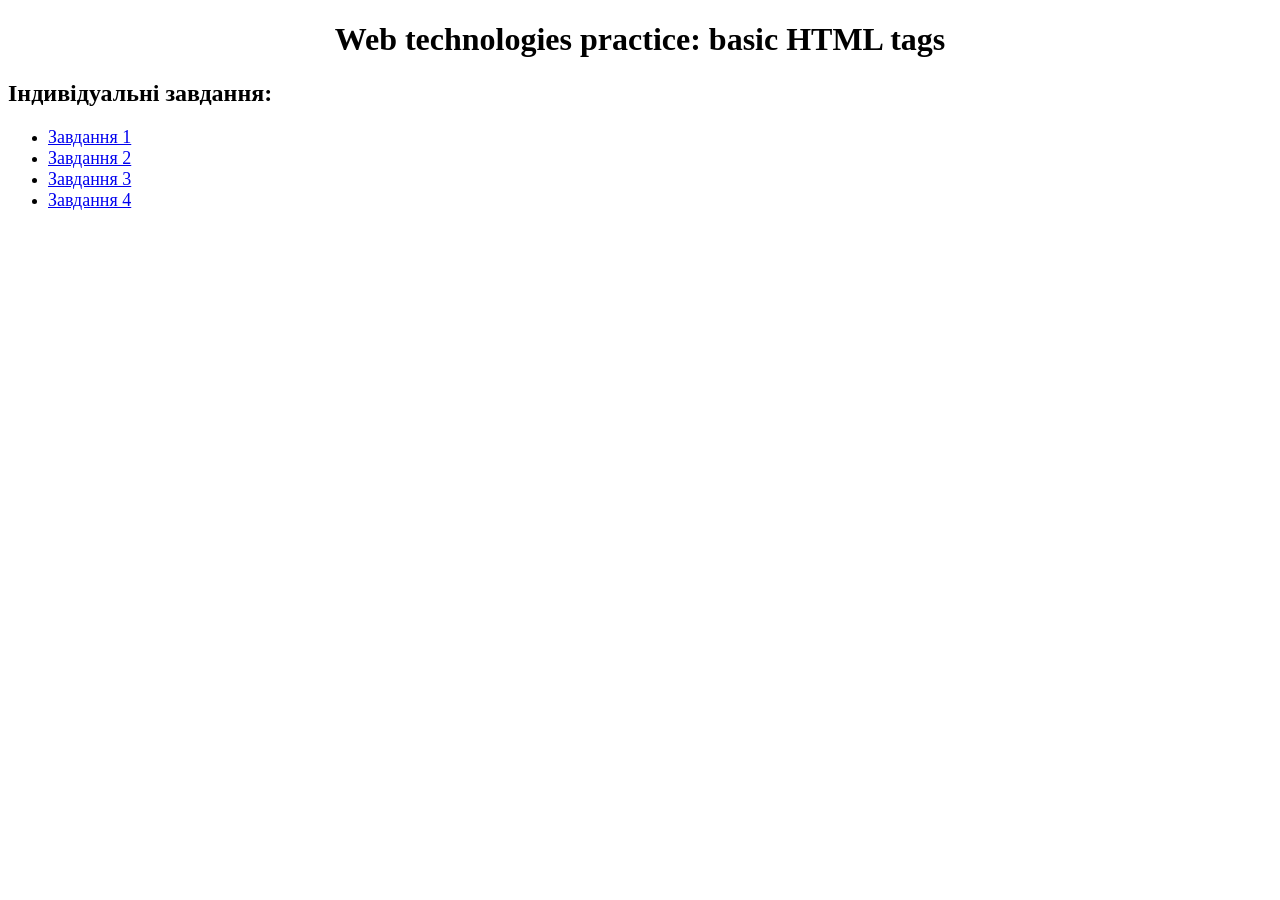
<file: laba3/index.html>
<!doctype html>
<html lang="uk">
<head>
  <meta charset="UTF-8">
  <meta name="viewport"
  content="width=device-width, user-scalable=no, initial-scale=1.0, maximum-scale=1.0, minimum-scale=1.0">
  <meta http-equiv="X-UA-Compatible" content="ie=edge">
  <title>Web technologies practice: basic HTML tags</title>
</head>
<body>
  <header>
    <h1 align="center">Web technologies practice: basic HTML tags</h1>
  </header>
  <main>
    <h2>Індивідуальні завдання:</h2>
    <ul>
      <li><font size="4"><a href="project_parts/table.html" target="_blank">Завдання 1</a></font></li>
      <li><font size="4"><a href="project_parts/schedule.html" target="_blank">Завдання 2</a></font></li>
      <li><font size="4"><a href="project_parts/questionnaire.html" target="_blank">Завдання 3</a></font></li>
      <li><font size="4"><a href="project_parts/map.html" target="_blank">Завдання 4</a></font></li>
    </ul>
  </main>
  <footer></footer>
</body>
</html>
</file>
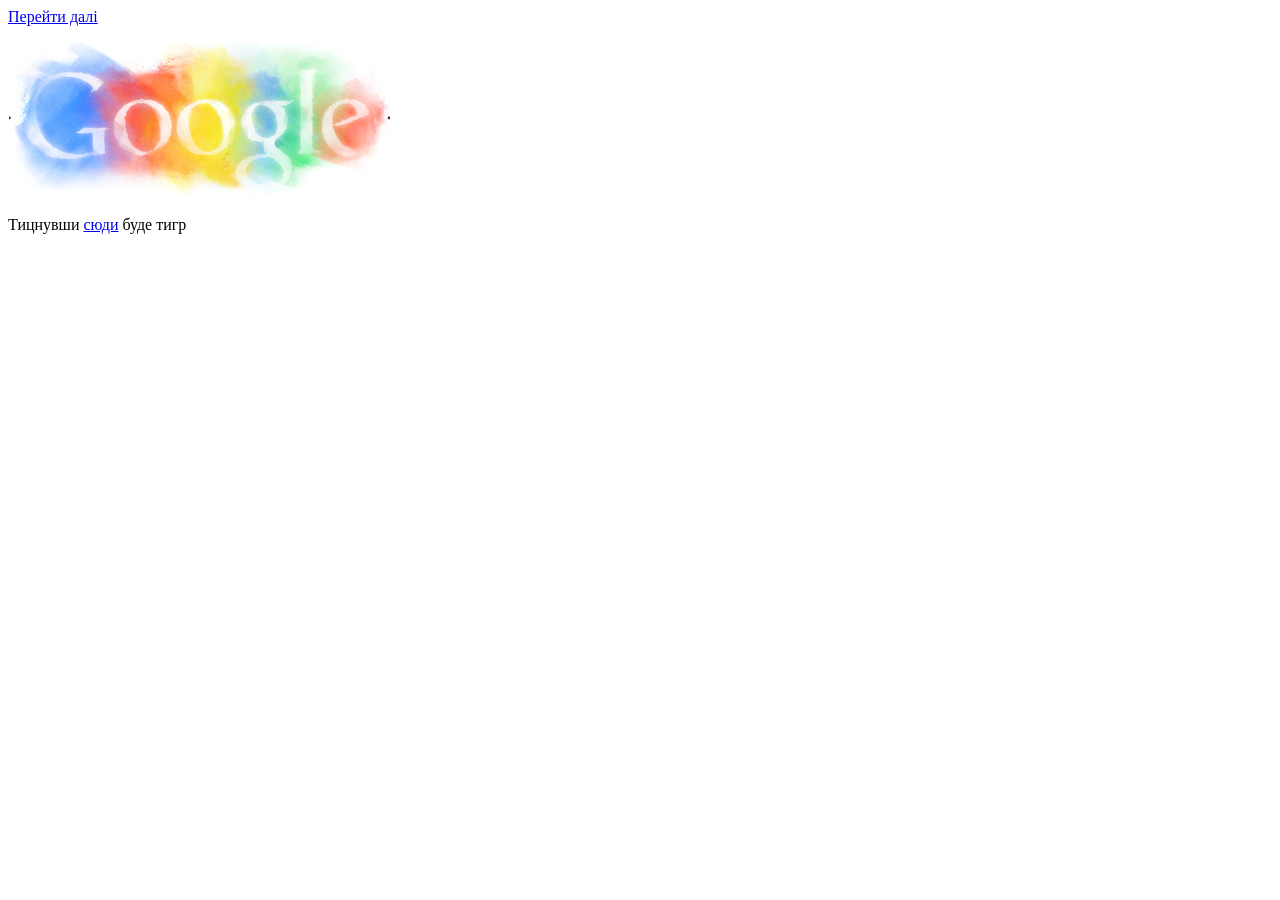
<file: lab2/lab2_3/index.html>
<!DOCTYPE html>
<html lang="en">
<head>
    <meta charset="UTF-8">
    <meta name="viewport" content="width=device-width, initial-scale=1.0">
    <title>Document</title>
</head>
<body>
     <a href="./page1.html">Перейти далі</a>
     <p><a href="https://www.google.com/?hl=ru"><img src="./google.jpg" alt=""></a></p>
     <p>Тицнувши <a href="./animals/animals1.jpg">сюди</a>  буде тигр</p>
</body>
</html>
</file>
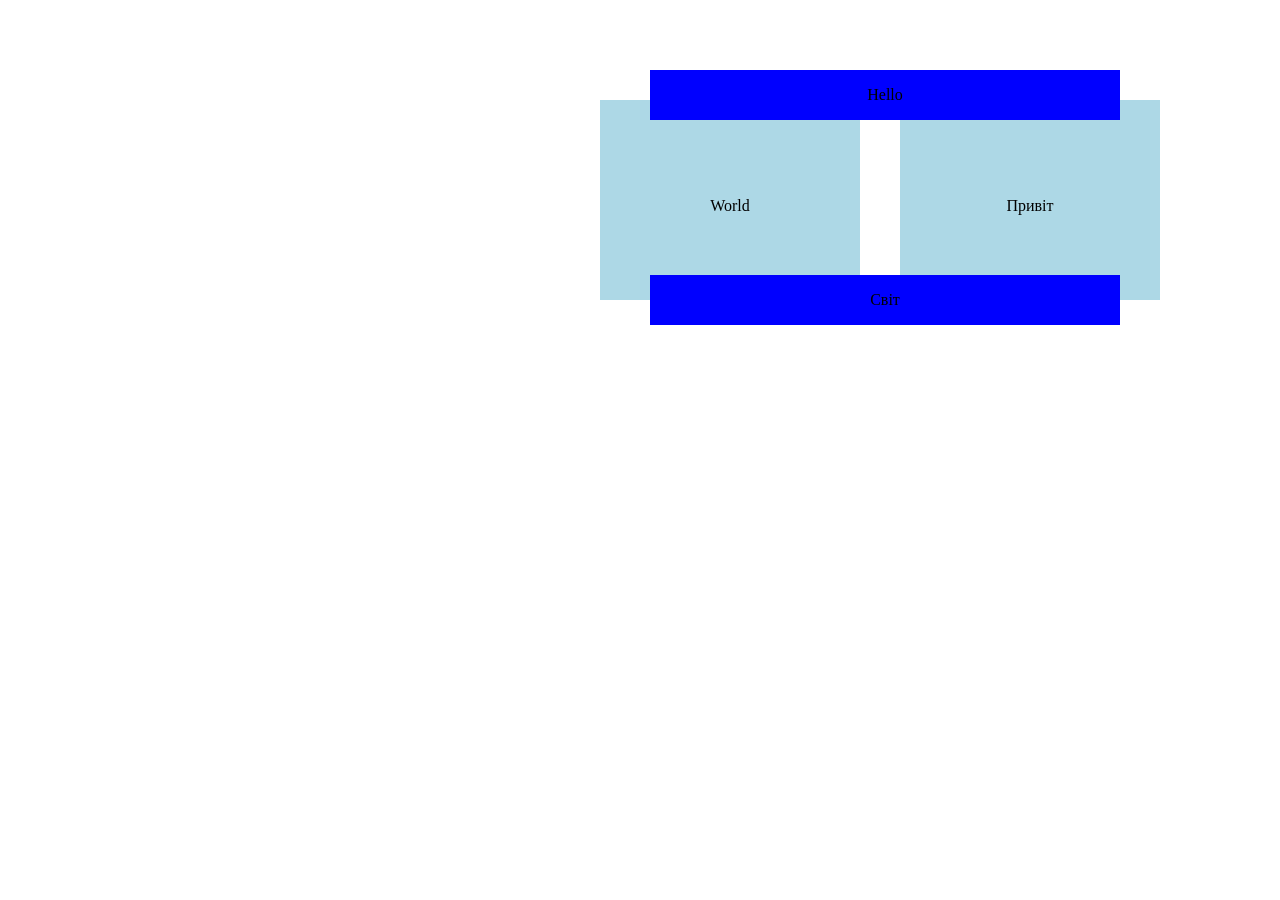
<file: lab7/lab7_1/index.html>
<!DOCTYPE html>
<html lang="en">
<head>
    <meta charset="UTF-8">
    <meta name="viewport" content="width=device-width, initial-scale=1.0">
    <link rel="stylesheet" href="style.css">
    <title>Document</title>
</head>
<body>
    <div class="first-block">
        <p>Hello</p>
    </div>
    <div class="second-block">
        <p>World</p>
    </div>
    <div class="third-block">
        <p>Привіт</p>
    </div>
    <div class="fourth-block">
        <p>Світ</p>
    </div>
</body>
</html>
</file>
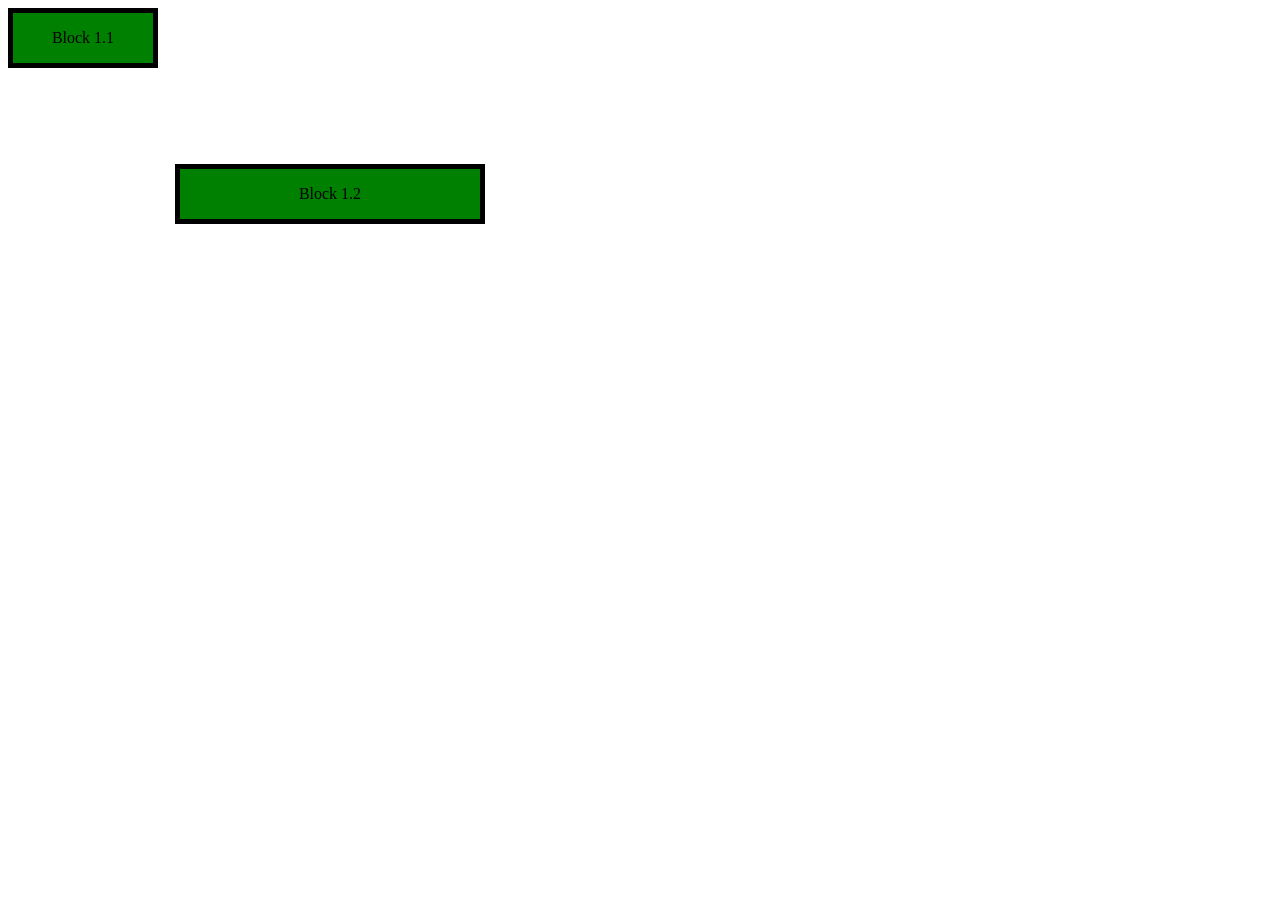
<file: lab7/lab7_2/index.html>
<!DOCTYPE html>
<html lang="en">
<head>
    <meta charset="UTF-8">
    <link rel="stylesheet" href="style.css">
    <meta name="viewport" content="width=device-width, initial-scale=1.0">
    <title>Document</title>
</head>
<body>
    <div class="block-1_1">
        <p>Block 1.1</p>
    </div>
    <div class="block-2_1">
        <p>Hello world</p>
    </div>
    <div class="block-1_2">
        <p>Block 1.2</p>
    </div>
    <div class="block-2_2">
        <p>Привіт світ</p>
    </div>
</body>
</html>
</file>
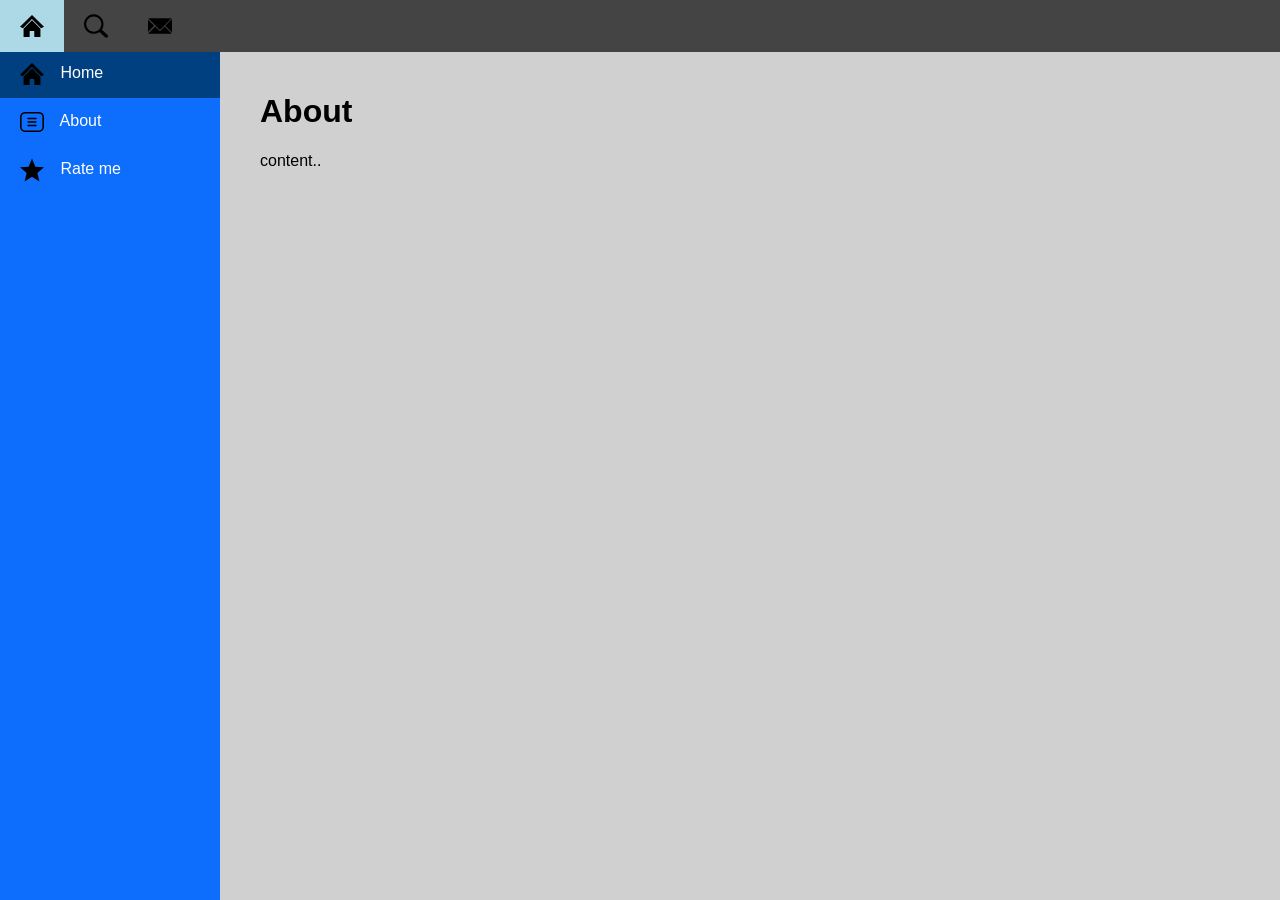
<file: lab7/lab7_4/index.html>
<!DOCTYPE html>
<html lang="uk">
  <head>
    <meta charset="UTF-8" />
    <meta name="viewport" content="width=device-width, initial-scale=1.0" />
    <title>Завдання 4</title>

    <link rel="stylesheet" href="style.css" />
  </head>

  <body>
    <nav class="navbar">
      <ul>
        <li class="active">
          <a href="#"><img src="./img/home-icon.svg" alt="home" /></a>
        </li>
        <li>
          <a href="#"><img src="./img/search-icon.svg" alt="search" /></a>
          <ul class="dropdown">
            <li><a href="#">Search by tag</a></li>
            <li><a href="#">Search by author</a></li>
            <li><a href="#">Search by date</a></li>
          </ul>
        </li>
        <li>
          <a href="#"><img src="./img/envelope-icon.svg" alt="envelope" /></a>
          <ul class="dropdown">
            <li><a href="#">Вхідні</a></li>
            <li><a href="#">Надіслані</a></li>
            <li><a href="#">Чернетки</a></li>
          </ul>
        </li>
      </ul>
    </nav>

    <div class="content">
      <h1>About</h1>
      <p>content..</p>
    </div>

    <aside class="sidebar">
      <ul>
        <li class="active">
          <a href="#"><img src="./img/home-icon.svg" alt="home" /> Home</a>
        </li>
        <li>
          <a href="#"><img src="./img/menu-bar-icon.svg" alt="about" /> About</a>
          <ul>
            <li><a href="#">Company</a></li>
            <li>
              <a href="#">History</a>
              <ul>
                <li><a href="#">Beginig</a></li>
                <li><a href="#">Розвиток</a></li>
                <li><a href="#">Company today</a></li>
              </ul>
            </li>
            <li><a href="#">Contact</a></li>
          </ul>
        </li>
        <li>
          <a href="#"
            ><img src="./img/star-full-icon.svg" alt="rate-me" />
            Rate me</a
          >
        </li>
      </ul>
    </aside>
  </body>
</html>
</file>
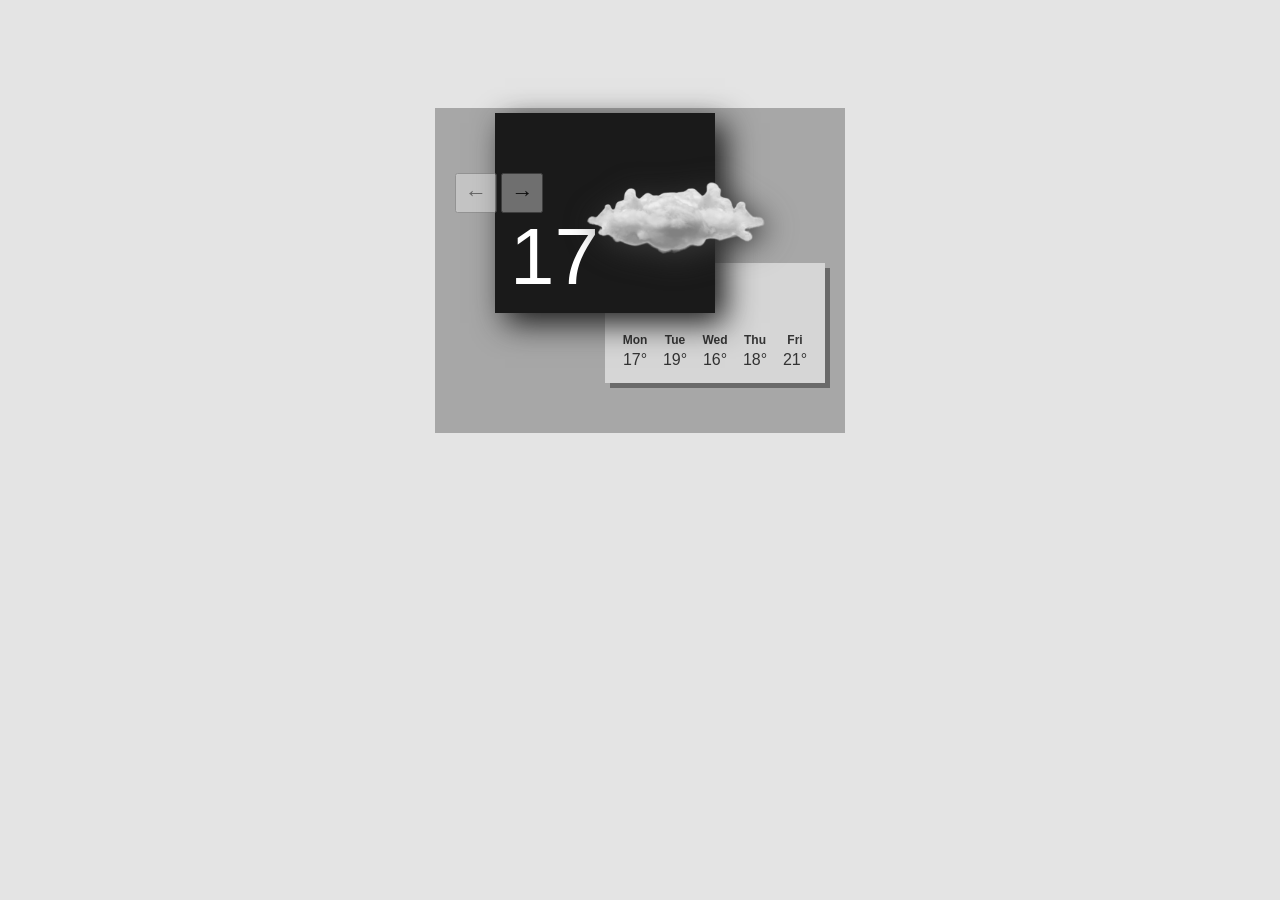
<file: lab7/lab7_5/index.html>
<!DOCTYPE html>
<html lang="uk">
  <head>
    <meta charset="UTF-8" />
    <meta name="viewport" content="width=device-width, initial-scale=1.0" />
    <title>Завдання 5</title>
    <link rel="stylesheet" href="style.css" />
  </head>
  <body>
    <div class="weather-widget">
      <div class="widget-main">
        <div class="arrow-nav">
          <button type="button">&larr;</button>
          <button type="button">&rarr;</button>
        </div>
        <div class="temperature">17</div>
      </div>
      <img src="./img/cloud-removebg-preview.png" alt="Хмарно" class="weather-icon" />
      <div class="widget-forecast">
        <ul class="forecast-list">
          <li class="forecast-day">
            <span class="day-name">Mon</span>
            <span class="day-temp">17°</span>
          </li>
          <li class="forecast-day">
            <span class="day-name">Tue</span>
            <span class="day-temp">19°</span>
          </li>
          <li class="forecast-day">
            <span class="day-name">Wed</span>
            <span class="day-temp">16°</span>
          </li>
          <li class="forecast-day">
            <span class="day-name">Thu</span>
            <span class="day-temp">18°</span>
          </li>
          <li class="forecast-day">
            <span class="day-name">Fri</span>
            <span class="day-temp">21°</span>
          </li>
        </ul>
      </div>
    </div>
  </body>
</html>
</file>
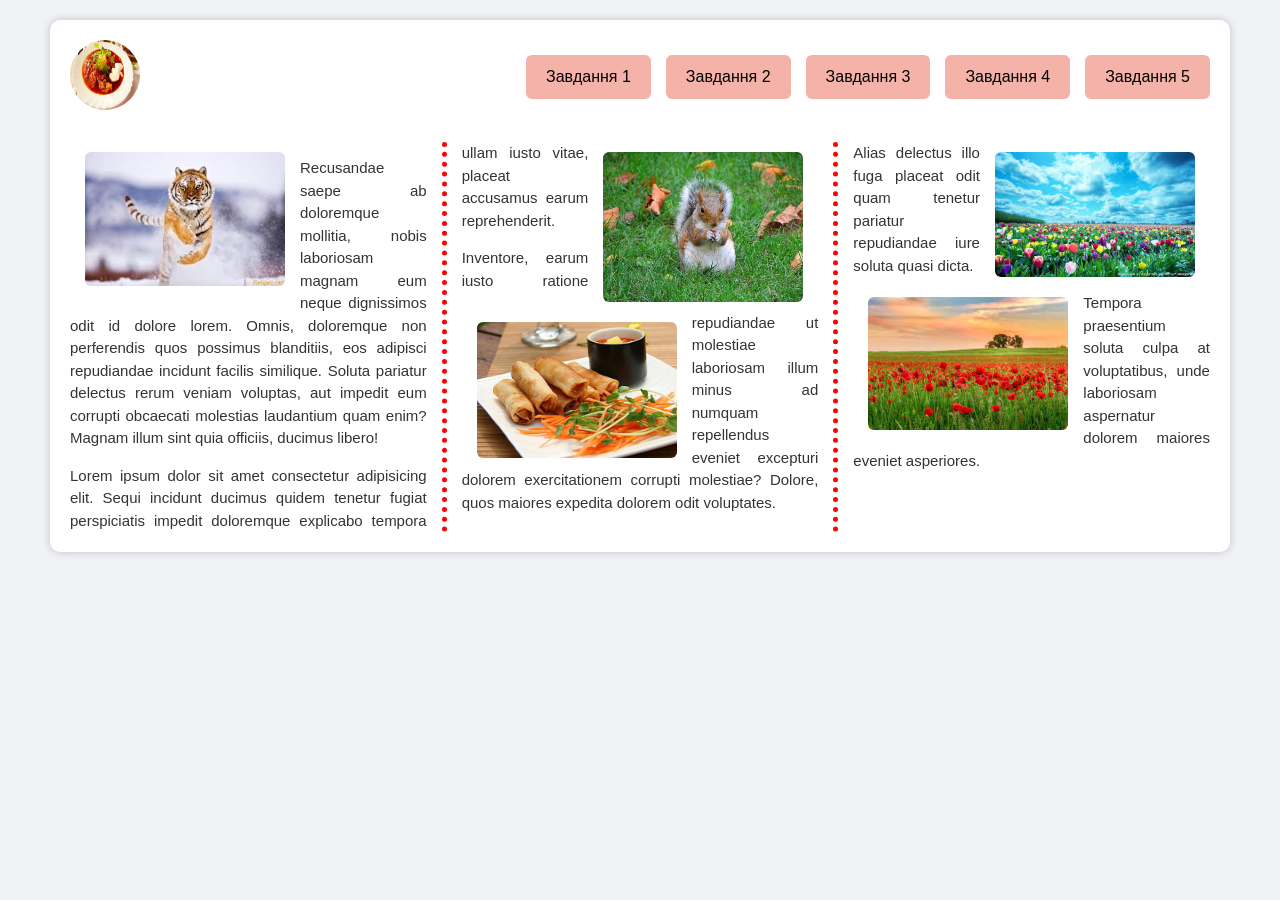
<file: laba-6/task-1/index.html>
<!DOCTYPE html>
<html lang="uk">
  <head>
    <meta charset="UTF-8" />
    <meta name="viewport" content="width=device-width, initial-scale=1.0" />
    <title>Завдання 1</title>
    <link rel="stylesheet" href="style.css" />
  </head>

  <body>
    <div class="wrapper">

      <header class="header">
        <div class="logo">
          <a href="../task-1/index.html">
            <img src="../img/logo.png" alt="Логотип" />
          </a>
        </div>

        <nav class="menu">
          <ul>
            <li><a href="../task-1/index.html">Завдання 1</a></li>
            <li><a href="../task-2/index.html">Завдання 2</a></li>
            <li><a href="../task-3/index.html">Завдання 3</a></li>
            <li><a href="../task-4/index.html">Завдання 4</a></li>
            <li><a href="../task-5/index.html">Завдання 5</a></li>
          </ul>
        </nav>
      </header>


      <main>
        <div class="column-text">
          <img src="../img/photo1.jpg" alt="Фото 1" class="float-img left" />
          <p>
            Recusandae saepe ab doloremque mollitia, nobis laboriosam magnam eum
            neque dignissimos odit id dolore lorem. Omnis, doloremque non
            perferendis quos possimus blanditiis, eos adipisci repudiandae
            incidunt facilis similique. Soluta pariatur delectus rerum veniam
            voluptas, aut impedit eum corrupti obcaecati molestias laudantium
            quam enim? Magnam illum sint quia officiis, ducimus libero!
          </p>

          <img src="../img/photo2.jpg" alt="Фото 2" class="float-img right" />
          <p>
            Lorem ipsum dolor sit amet consectetur adipisicing elit. Sequi
            incidunt ducimus quidem tenetur fugiat perspiciatis impedit
            doloremque explicabo tempora ullam iusto vitae, placeat accusamus
            earum reprehenderit.
          </p>

          <img src="../img/photo3.jpg" alt="Фото 3" class="float-img left" />
          <p>
            Inventore, earum iusto ratione repudiandae ut molestiae laboriosam
            illum minus ad numquam repellendus eveniet excepturi dolorem
            exercitationem corrupti molestiae? Dolore, quos maiores expedita
            dolorem odit voluptates.
          </p>

          <img src="../img/photo4.jpg" alt="Фото 4" class="float-img right" />
          <p>
            Alias delectus illo fuga placeat odit quam tenetur pariatur
            repudiandae iure soluta quasi dicta.
          </p>

          <img src="../img/photo5.jpg" alt="Фото 5" class="float-img left" />
          <p>
            Tempora praesentium soluta culpa at voluptatibus, unde laboriosam
            aspernatur dolorem maiores eveniet asperiores.
          </p>
        </div>
      </main>
    </div>
  </body>
</html>
</file>
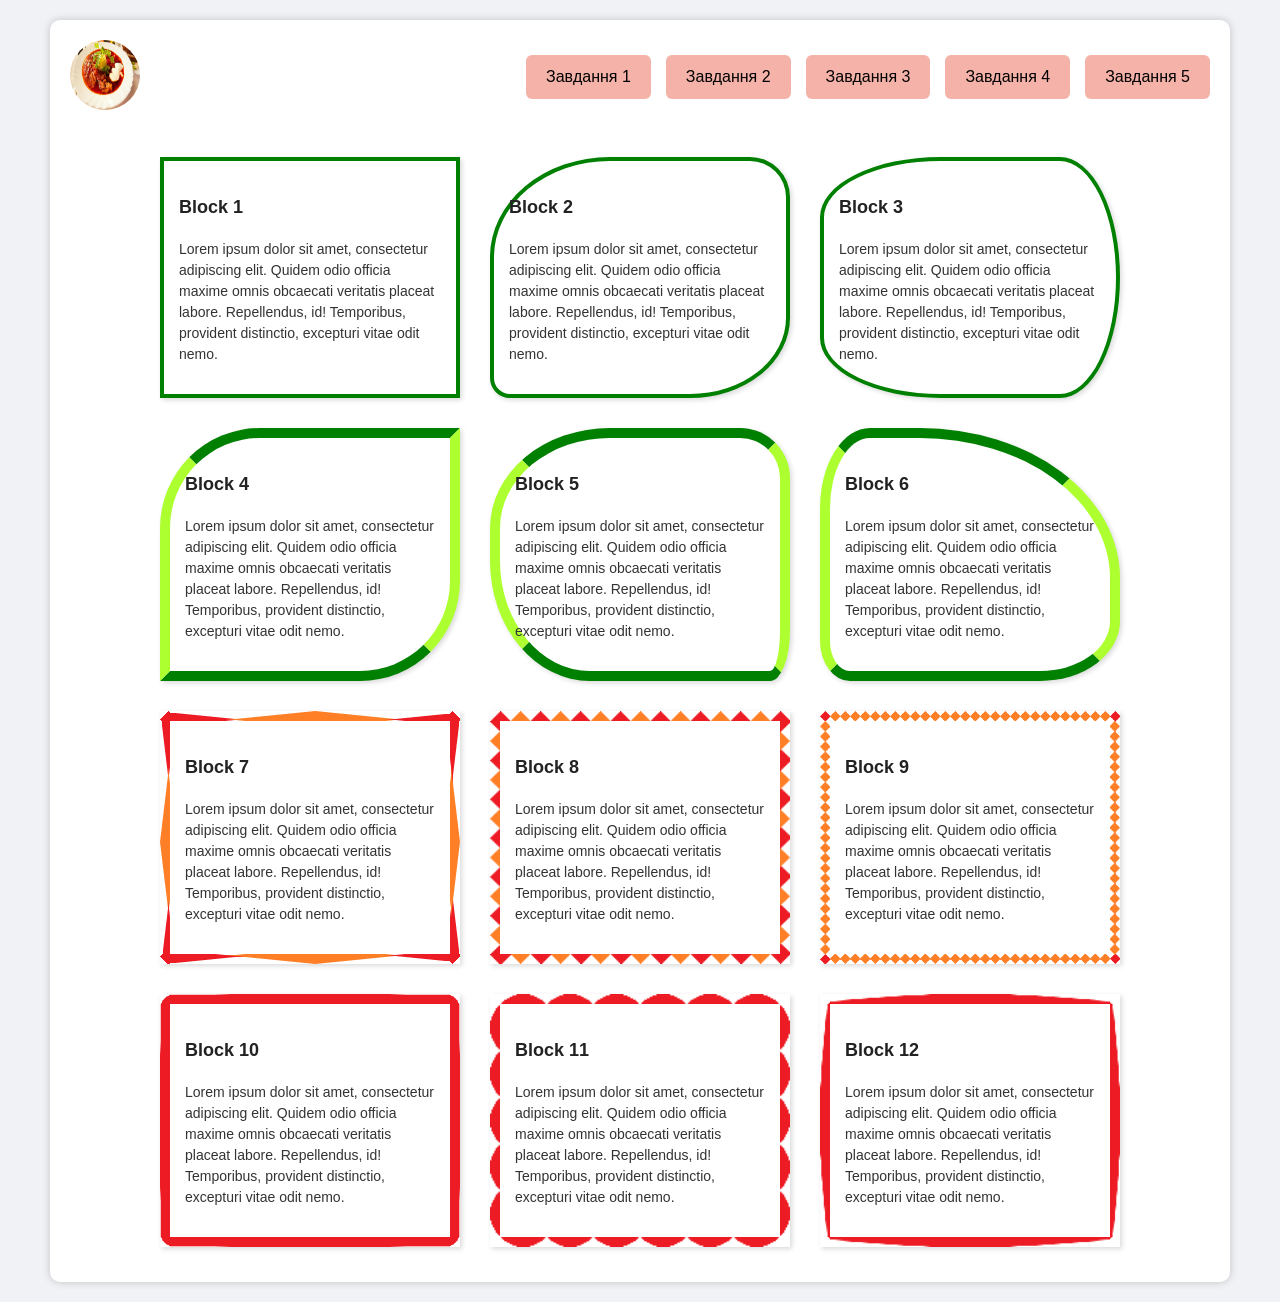
<file: laba-6/task-2/index.html>
<!DOCTYPE html>
<html lang="uk">
  <head>
    <meta charset="UTF-8" />
    <meta name="viewport" content="width=device-width, initial-scale=1.0" />
    <title>Завдання 2</title>
    <link rel="stylesheet" href="style.css" />
  </head>

  <body>
    <div class="wrapper">
      <header class="header">
        <div class="logo">
          <a href="../task-1/index.html">
            <img src="../img/logo.png" alt="Логотип" />
          </a>
        </div>

        <nav class="menu">
          <ul>
            <li><a href="../task-1/index.html">Завдання 1</a></li>
            <li><a href="../task-2/index.html">Завдання 2</a></li>
            <li><a href="../task-3/index.html">Завдання 3</a></li>
            <li><a href="../task-4/index.html">Завдання 4</a></li>
            <li><a href="../task-5/index.html">Завдання 5</a></li>
          </ul>
        </nav>
      </header>

      <main>
        <section class="blocks">
          <div class="block green radius-one">
            <h3>Block 1</h3>
            <p>
              Lorem ipsum dolor sit amet, consectetur adipiscing elit. Quidem
              odio officia maxime omnis obcaecati veritatis placeat labore.
              Repellendus, id! Temporibus, provident distinctio, excepturi vitae
              odit nemo.
            </p>
          </div>

          <div class="block green radius-two">
            <h3>Block 2</h3>
            <p>
              Lorem ipsum dolor sit amet, consectetur adipiscing elit. Quidem
              odio officia maxime omnis obcaecati veritatis placeat labore.
              Repellendus, id! Temporibus, provident distinctio, excepturi vitae
              odit nemo.
            </p>
          </div>

          <div class="block green radius-three">
            <h3>Block 3</h3>
            <p>
              Lorem ipsum dolor sit amet, consectetur adipiscing elit. Quidem
              odio officia maxime omnis obcaecati veritatis placeat labore.
              Repellendus, id! Temporibus, provident distinctio, excepturi vitae
              odit nemo.
            </p>
          </div>

          <div class="block green-big radius-four">
            <h3>Block 4</h3>
            <p>
              Lorem ipsum dolor sit amet, consectetur adipiscing elit. Quidem
              odio officia maxime omnis obcaecati veritatis placeat labore.
              Repellendus, id! Temporibus, provident distinctio, excepturi vitae
              odit nemo.
            </p>
          </div>

          <div class="block green-big radius-five">
            <h3>Block 5</h3>
            <p>
              Lorem ipsum dolor sit amet, consectetur adipiscing elit. Quidem
              odio officia maxime omnis obcaecati veritatis placeat labore.
              Repellendus, id! Temporibus, provident distinctio, excepturi vitae
              odit nemo.
            </p>
          </div>

          <div class="block green-big radius-six">
            <h3>Block 6</h3>
            <p>
              Lorem ipsum dolor sit amet, consectetur adipiscing elit. Quidem
              odio officia maxime omnis obcaecati veritatis placeat labore.
              Repellendus, id! Temporibus, provident distinctio, excepturi vitae
              odit nemo.
            </p>
          </div>

          <div class="block image-one">
            <h3>Block 7</h3>
            <p>
              Lorem ipsum dolor sit amet, consectetur adipiscing elit. Quidem
              odio officia maxime omnis obcaecati veritatis placeat labore.
              Repellendus, id! Temporibus, provident distinctio, excepturi vitae
              odit nemo.
            </p>
          </div>

          <div class="block image-two">
            <h3>Block 8</h3>
            <p>
              Lorem ipsum dolor sit amet, consectetur adipiscing elit. Quidem
              odio officia maxime omnis obcaecati veritatis placeat labore.
              Repellendus, id! Temporibus, provident distinctio, excepturi vitae
              odit nemo.
            </p>
          </div>

          <div class="block image-three">
            <h3>Block 9</h3>
            <p>
              Lorem ipsum dolor sit amet, consectetur adipiscing elit. Quidem
              odio officia maxime omnis obcaecati veritatis placeat labore.
              Repellendus, id! Temporibus, provident distinctio, excepturi vitae
              odit nemo.
            </p>
          </div>

          <div class="block image-four">
            <h3>Block 10</h3>
            <p>
              Lorem ipsum dolor sit amet, consectetur adipiscing elit. Quidem
              odio officia maxime omnis obcaecati veritatis placeat labore.
              Repellendus, id! Temporibus, provident distinctio, excepturi vitae
              odit nemo.
            </p>
          </div>

          <div class="block image-five">
            <h3>Block 11</h3>
            <p>
              Lorem ipsum dolor sit amet, consectetur adipiscing elit. Quidem
              odio officia maxime omnis obcaecati veritatis placeat labore.
              Repellendus, id! Temporibus, provident distinctio, excepturi vitae
              odit nemo.
            </p>
          </div>

          <div class="block image-six">
            <h3>Block 12</h3>
            <p>
              Lorem ipsum dolor sit amet, consectetur adipiscing elit. Quidem
              odio officia maxime omnis obcaecati veritatis placeat labore.
              Repellendus, id! Temporibus, provident distinctio, excepturi vitae
              odit nemo.
            </p>
          </div>
        </section>
      </main>
    </div>
  </body>
</html>
</file>
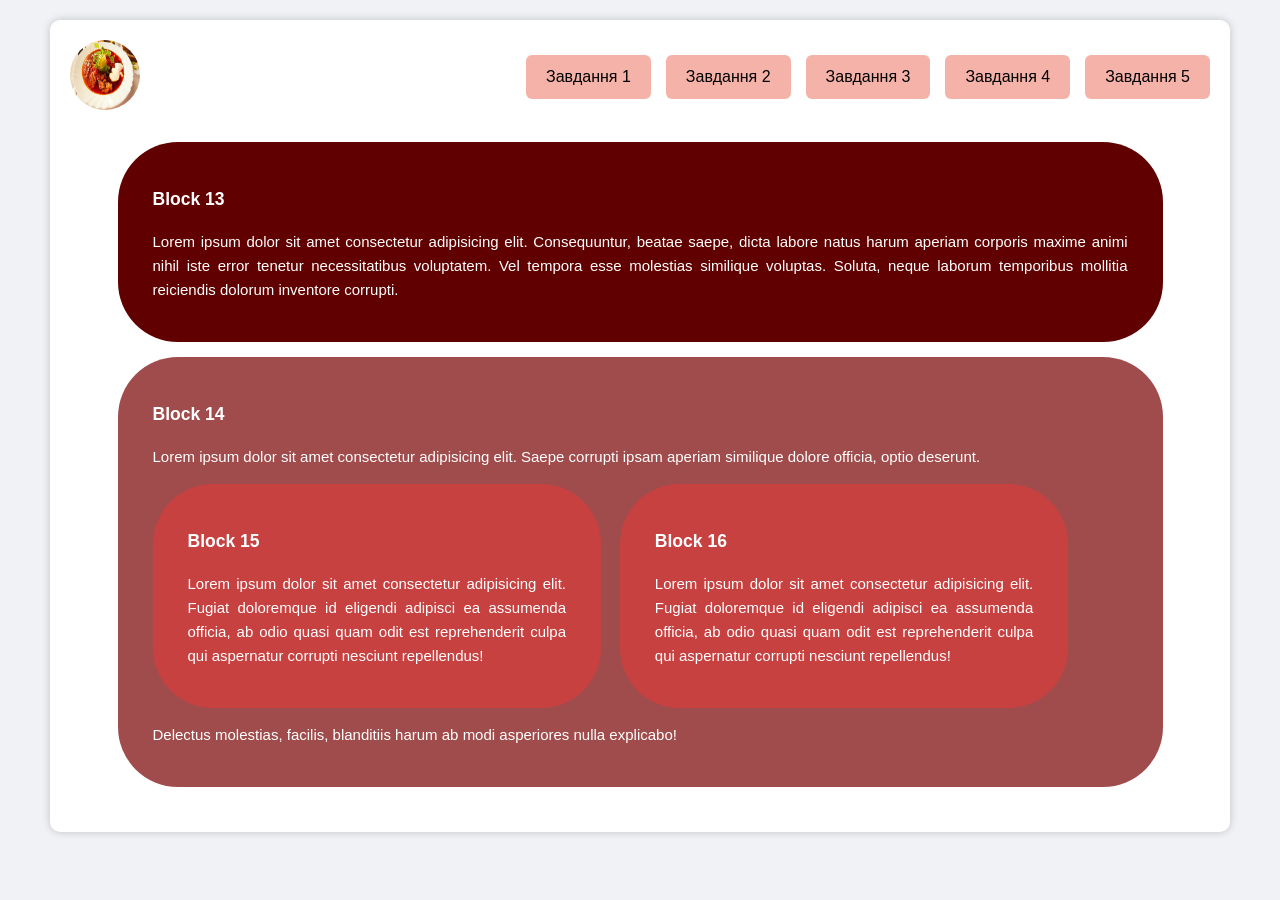
<file: laba-6/task-3/index.html>
<!DOCTYPE html>
<html lang="uk">
  <head>
    <meta charset="UTF-8" />
    <meta name="viewport" content="width=device-width, initial-scale=1.0" />
    <title>Завдання 3</title>
    <link rel="stylesheet" href="style.css" />
  </head>

  <body>
    <div class="wrapper">

      <header class="header">
        <div class="logo">
          <a href="../task-1/index.html">
            <img src="../img/logo.png" alt="Логотип" />
          </a>
        </div>

        <nav class="menu">
          <ul>
            <li><a href="../task-1/index.html">Завдання 1</a></li>
            <li><a href="../task-2/index.html">Завдання 2</a></li>
            <li><a href="../task-3/index.html">Завдання 3</a></li>
            <li><a href="../task-4/index.html">Завдання 4</a></li>
            <li><a href="../task-5/index.html">Завдання 5</a></li>
          </ul>
        </nav>
      </header>

      <main>
        <section class="blocks">
          <div class="block block-one">
            <h3>Block 13</h3>
            <p>
              Lorem ipsum dolor sit amet consectetur adipisicing elit.
              Consequuntur, beatae saepe, dicta labore natus harum aperiam
              corporis maxime animi nihil iste error tenetur necessitatibus
              voluptatem. Vel tempora esse molestias similique voluptas. Soluta,
              neque laborum temporibus mollitia reiciendis dolorum inventore
              corrupti.
            </p>
          </div>

          <div class="block block-two">
            <h3>Block 14</h3>
            <p>
              Lorem ipsum dolor sit amet consectetur adipisicing elit. Saepe
              corrupti ipsam aperiam similique dolore officia, optio deserunt.
            </p>
            <div class="block block-three">
              <h3>Block 15</h3>
              <p>
                Lorem ipsum dolor sit amet consectetur adipisicing elit. Fugiat
                doloremque id eligendi adipisci ea assumenda officia, ab odio
                quasi quam odit est reprehenderit culpa qui aspernatur corrupti
                nesciunt repellendus!
              </p>
            </div>

            <div class="block block-three">
              <h3>Block 16</h3>
              <p>
                Lorem ipsum dolor sit amet consectetur adipisicing elit. Fugiat
                doloremque id eligendi adipisci ea assumenda officia, ab odio
                quasi quam odit est reprehenderit culpa qui aspernatur corrupti
                nesciunt repellendus!
              </p>
            </div>
            <p>
              Delectus molestias, facilis, blanditiis harum ab modi asperiores
              nulla explicabo!
            </p>
          </div>
        </section>
      </main>
    </div>
  </body>
</html>
</file>
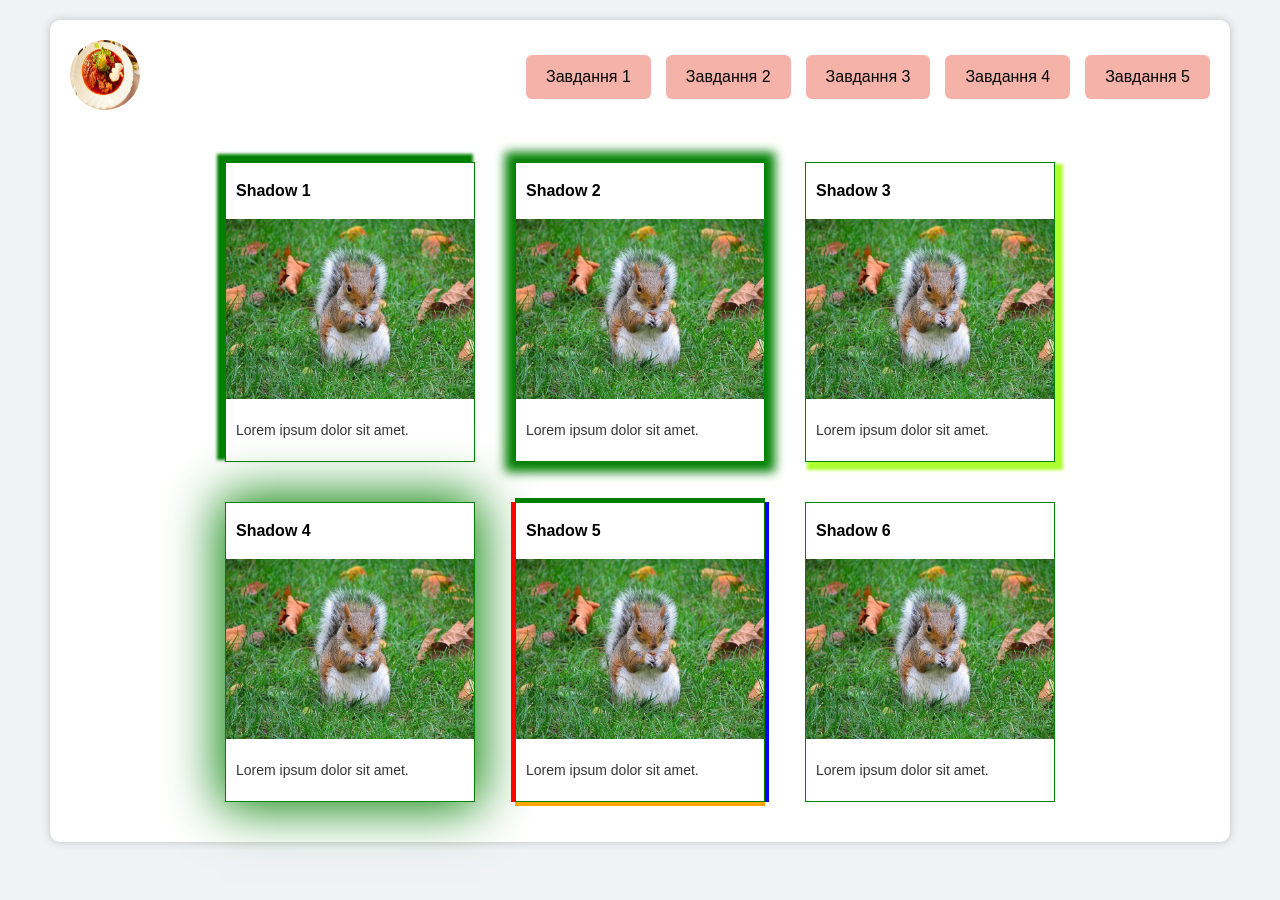
<file: laba-6/task-4/index.html>
<!DOCTYPE html>
<html lang="uk">
  <head>
    <meta charset="UTF-8" />
    <meta name="viewport" content="width=device-width, initial-scale=1.0" />
    <title>Завдання 4</title>
    <link rel="stylesheet" href="style.css" />
  </head>

  <body>
    <div class="wrapper">
      <header class="header">
        <div class="logo">
          <a href="../task-1/index.html">
            <img src="../img/logo.png" alt="Логотип" />
          </a>
        </div>

        <nav class="menu">
          <ul>
            <li><a href="../task-1/index.html">Завдання 1</a></li>
            <li><a href="../task-2/index.html">Завдання 2</a></li>
            <li><a href="../task-3/index.html">Завдання 3</a></li>
            <li><a href="../task-4/index.html">Завдання 4</a></li>
            <li><a href="../task-5/index.html">Завдання 5</a></li>
          </ul>
        </nav>
      </header>

      <main>
        <section class="shadows">
          <div class="shadow shadow-one">
            <h3>Shadow 1</h3>
            <img src="../img/photo2.jpg" alt="seal" />
            <p>Lorem ipsum dolor sit amet.</p>
          </div>

          <div class="shadow shadow-two">
            <h3>Shadow 2</h3>
            <img src="../img/photo2.jpg" alt="seal" />
            <p>Lorem ipsum dolor sit amet.</p>
          </div>

          <div class="shadow shadow-three">
            <h3>Shadow 3</h3>
            <img src="../img/photo2.jpg" alt="seal" />
            <p>Lorem ipsum dolor sit amet.</p>
          </div>

          <div class="shadow shadow-four">
            <h3>Shadow 4</h3>
            <img src="../img/photo2.jpg" alt="seal" />
            <p>Lorem ipsum dolor sit amet.</p>
          </div>

          <div class="shadow shadow-five">
            <h3>Shadow 5</h3>
            <img src="../img/photo2.jpg" alt="seal" />
            <p>Lorem ipsum dolor sit amet.</p>
          </div>

          <div class="shadow shadow6">
            <h3>Shadow 6</h3>
            <img src="../img/photo2.jpg" alt="seal" />
            <p>Lorem ipsum dolor sit amet.</p>
          </div>
        </section>
      </main>
    </div>
  </body>
</html>
</file>
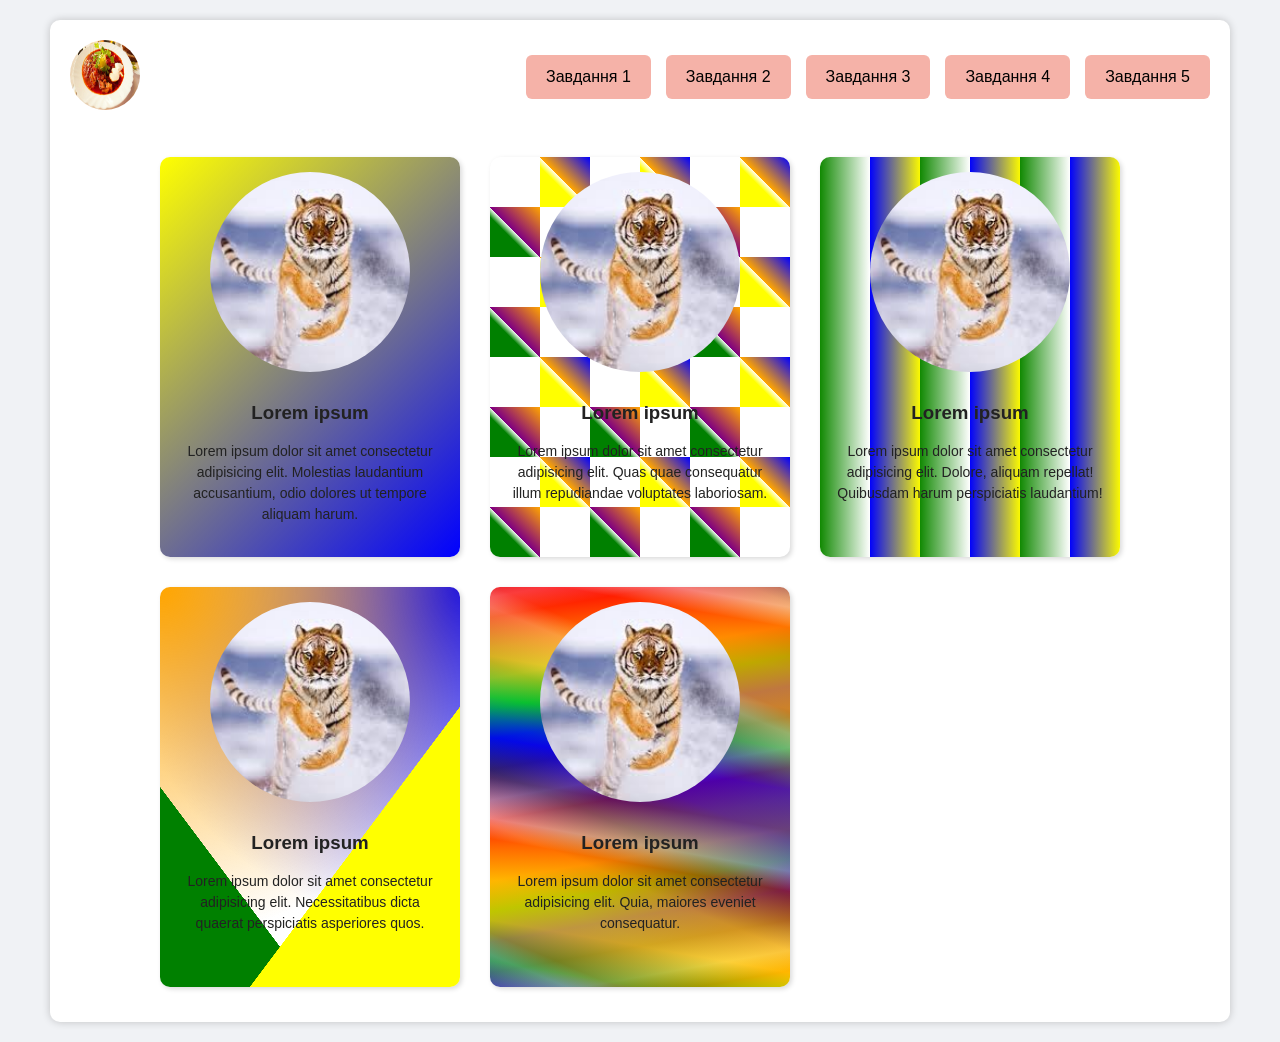
<file: laba-6/task-5/index.html>
<!DOCTYPE html>
<html lang="uk">
  <head>
    <meta charset="UTF-8" />
    <meta name="viewport" content="width=device-width, initial-scale=1.0" />
    <title>Завдання 5</title>
    <link rel="stylesheet" href="style.css" />
  </head>

  <body>
    <div class="wrapper">
      <header class="header">
        <div class="logo">
          <a href="../task-1/index.html">
            <img src="../img/logo.png" alt="Логотип" />
          </a>
        </div>

        <nav class="menu">
          <ul>
            <li><a href="../task-1/index.html">Завдання 1</a></li>
            <li><a href="../task-2/index.html">Завдання 2</a></li>
            <li><a href="../task-3/index.html">Завдання 3</a></li>
            <li><a href="../task-4/index.html">Завдання 4</a></li>
            <li><a href="../task-5/index.html">Завдання 5</a></li>
          </ul>
        </nav>
      </header>

      <main>
        <section class="gradients">
          <div class="block grad-one">
            <img src="../img/photo1.jpg" alt="photo" />
            <h3>Lorem ipsum</h3>
            <p>
              Lorem ipsum dolor sit amet consectetur adipisicing elit. Molestias
              laudantium accusantium, odio dolores ut tempore aliquam harum.
            </p>
          </div>

          <div class="block grad-two">
            <img src="../img/photo1.jpg" alt="photo" />
            <h3>Lorem ipsum</h3>
            <p>
              Lorem ipsum dolor sit amet consectetur adipisicing elit. Quas quae
              consequatur illum repudiandae voluptates laboriosam.
            </p>
          </div>

          <div class="block grad-three">
            <img src="../img/photo1.jpg" alt="photo" />
            <h3>Lorem ipsum</h3>
            <p>
              Lorem ipsum dolor sit amet consectetur adipisicing elit. Dolore,
              aliquam repellat! Quibusdam harum perspiciatis laudantium!
            </p>
          </div>

          <div class="block grad-four">
            <img src="../img/photo1.jpg" alt="photo" />
            <h3>Lorem ipsum</h3>
            <p>
              Lorem ipsum dolor sit amet consectetur adipisicing elit.
              Necessitatibus dicta quaerat perspiciatis asperiores quos.
            </p>
          </div>

          <div class="block grad-five">
            <img src="../img/photo1.jpg" alt="photo" />
            <h3>Lorem ipsum</h3>
            <p>
              Lorem ipsum dolor sit amet consectetur adipisicing elit. Quia,
              maiores eveniet consequatur.
            </p>
          </div>
        </section>
      </main>
    </div>
  </body>
</html>
</file>
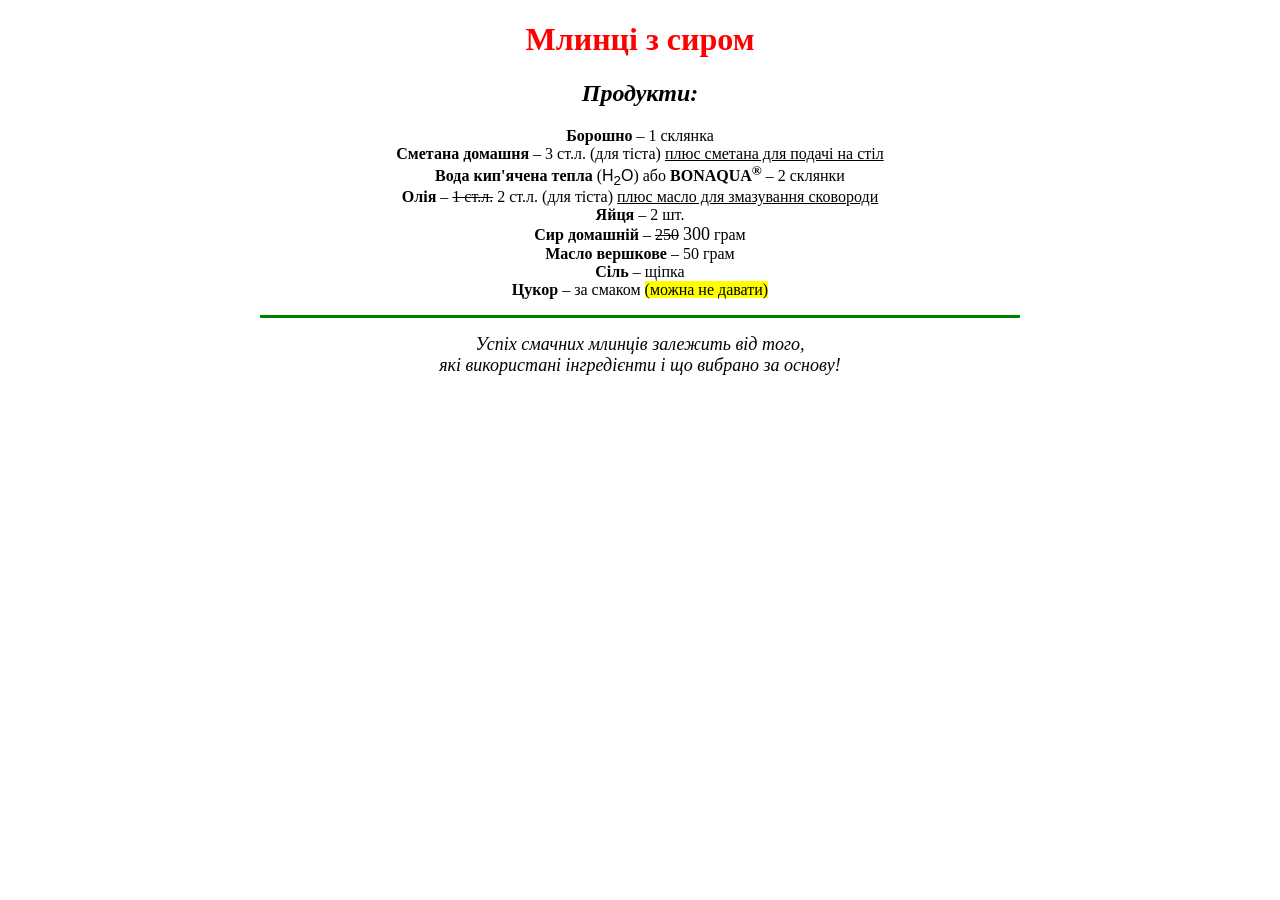
<file: lab2/lab2_1/task1.html>
<!DOCTYPE html>
<html>
<head>
    <title>Млинці з сиром</title>
</head>
<body>

    <h1 align="center"><font color="red">Млинці з сиром</font></h1>

    <h2 align="center"><i><b>Продукти:</b></i></h2>

    <p align="center">
        <b>Борошно</b> – 1 склянка<br/>
        <b>Сметана домашня</b> – 3 ст.л. (для тіста) <u>плюс сметана для подачі на стіл</u><br/>
        <b>Вода кип'ячена тепла</b> (<font face="Arial">H<sub>2</sub>O</font>) або <b>BONAQUA<sup>®</sup></b> – 2 склянки<br/>
        <b>Олія</b> – <s>1 ст.л.</s> 2 ст.л. (для тіста) <u>плюс масло для змазування сковороди</u><br/>
        <b>Яйця</b> – 2 шт.<br/>
        <b>Сир домашній</b> – <s>250</s> <font size="4">300</font> грам<br/>
        <b>Масло вершкове</b> – 50 грам<br/>
        <b>Сіль</b> – щіпка<br/>
        <b>Цукор</b> – за смаком <mark>(можна не давати)<mark>
    </p>

    <hr align="center" color="green" width="60%" size="3" noshade="noshade"/>

    <p align="center">
        <font size="4"><i>Успіх смачних млинців залежить від того,<br/>
        які використані інгредієнти і що вибрано за основу!</i></font>
    </p>

</body>
</html>
</file>
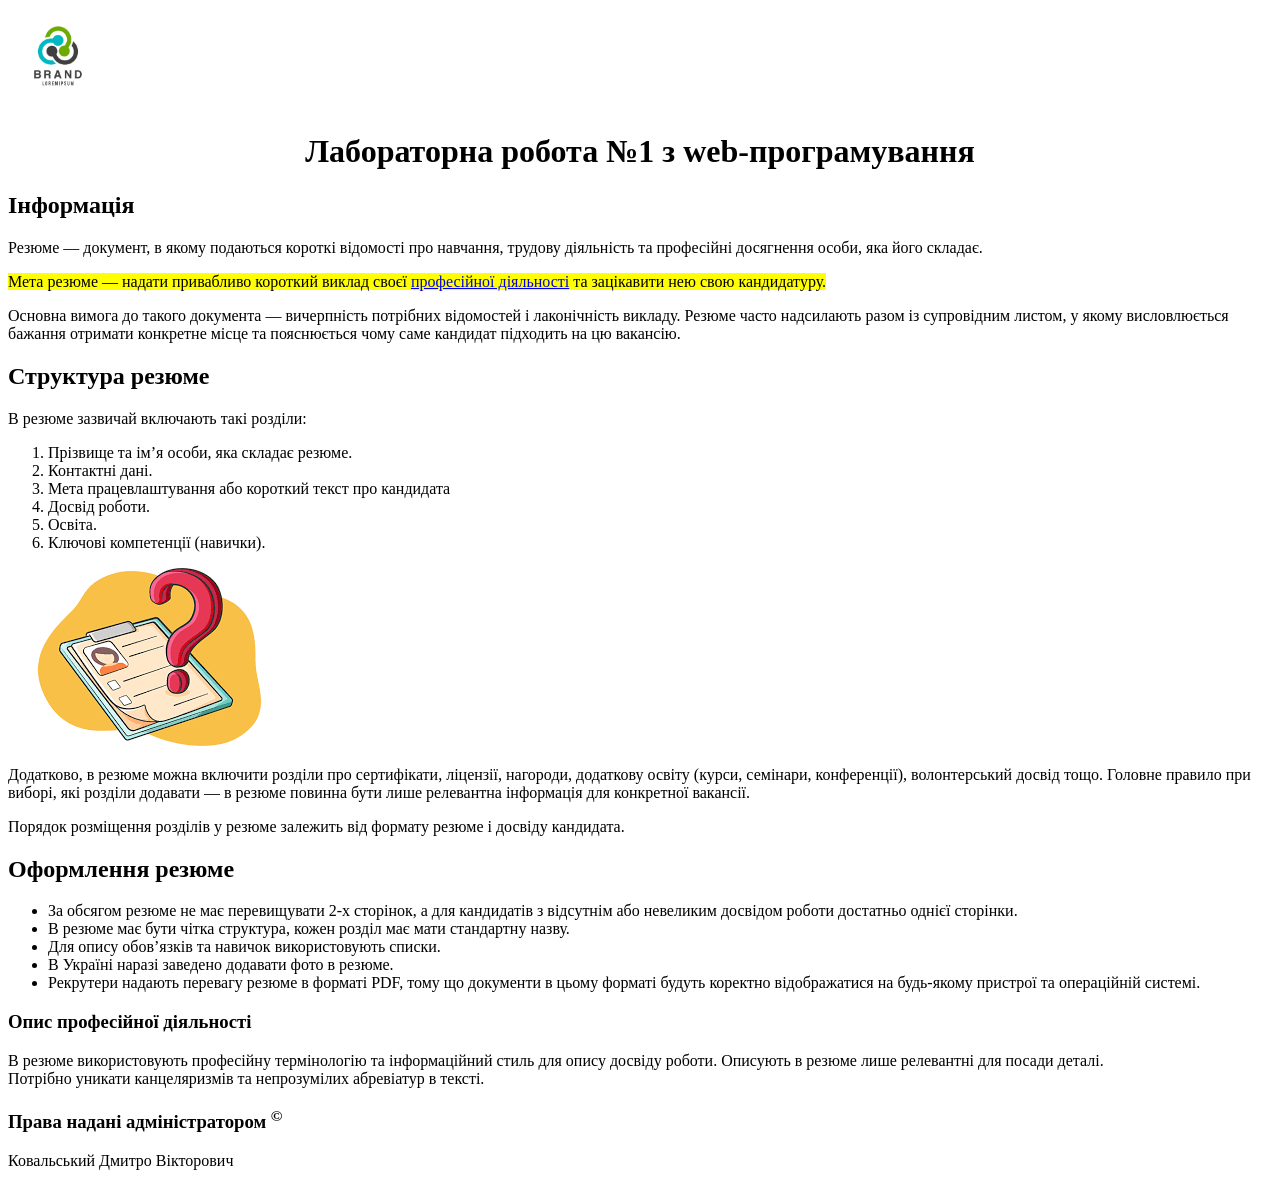
<file: lab2/lab2_2/task2.html>
<!DOCTYPE html>
<html lang="en">
<head>
    <meta charset="UTF-8">
    <meta name="viewport" content="width=device-width, initial-scale=1.0">
    <title>Second task</title>
</head>
<body>
    <header>
      <img src="./logo.jpg" alt="web-site logo" width="100" height="100">
      <h1 align="center">Лабораторна робота №1 з web-програмування</h1>
    </header>
    <main>
        <div>
            <h2>Інформація</h2>
            <p>Резюме — документ, в якому подаються короткі відомості про навчання, трудову діяльність та професійні досягнення особи, яка його складає.</p>
            <p><span><mark>Мета резюме — надати привабливо короткий виклад своєї <a href="#">професійної діяльності</a> та зацікавити нею свою кандидатуру.</mark></span></p>
            <p>Основна вимога до такого документа — вичерпність потрібних відомостей і лаконічність викладу. Резюме часто надсилають разом із супровідним листом, у якому висловлюється бажання отримати конкретне місце та пояснюється чому саме кандидат підходить на цю вакансію.</p>
        </div>
        <div>
            <h2>Структура резюме</h2>
            В резюме зазвичай включають такі розділи:
            <ol>
                <li>Прізвище та ім’я особи, яка складає резюме.</li>
                <li>Контактні дані.</li>
                <li>Мета працевлаштування або короткий текст про кандидата</li>
                <li>Досвід роботи.</li>
                <li>Освіта.</li>
                <li>Ключові компетенції (навички).</li>
            </ol>
        </div>
        <div>   
             <a href="https://www.google.com/" target="_blank"><img src="./resume.png" ></a>
            <p>Додатково, в резюме можна включити розділи про сертифікати, ліцензії, нагороди, додаткову освіту (курси, семінари, конференції), волонтерський досвід тощо. Головне правило при виборі, які розділи додавати — в резюме повинна бути лише релевантна інформація для конкретної вакансії.</p>
            <p>Порядок розміщення розділів у резюме залежить від формату резюме і досвіду кандидата.</p>
        </div>
        <div>
            <h2>Оформлення резюме</h2>
            <ul>
                <li>За обсягом резюме не має перевищувати 2-х сторінок, а для кандидатів з відсутнім або невеликим досвідом роботи достатньо однієї сторінки.</li>
                <li>В резюме має бути чітка структура, кожен розділ має мати стандартну назву.</li>
                <li>Для опису обов’язків та навичок використовують списки.</li>
                <li>В Україні наразі заведено додавати фото в резюме.</li>
                <li>Рекрутери надають перевагу резюме в форматі PDF, тому що документи в цьому форматі будуть коректно відображатися на будь-якому пристрої та операційній системі.</li>
            </ul>
        </div>
        <div>
            <h3>Опис професійної діяльності</h3>
            <p>В резюме використовують професійну термінологію та інформаційний стиль для опису досвіду роботи. Описують в резюме лише релевантні для посади деталі. <br/> Потрібно уникати канцеляризмів та непрозумілих абревіатур в тексті.</p>
        </div>
    </main>
    <footer>
        <h3>Права надані адміністратором <sup>©</sup></h3>
        <p>Ковальський Дмитро Вікторович</p>
    </footer>
</body>
</html>
</file>
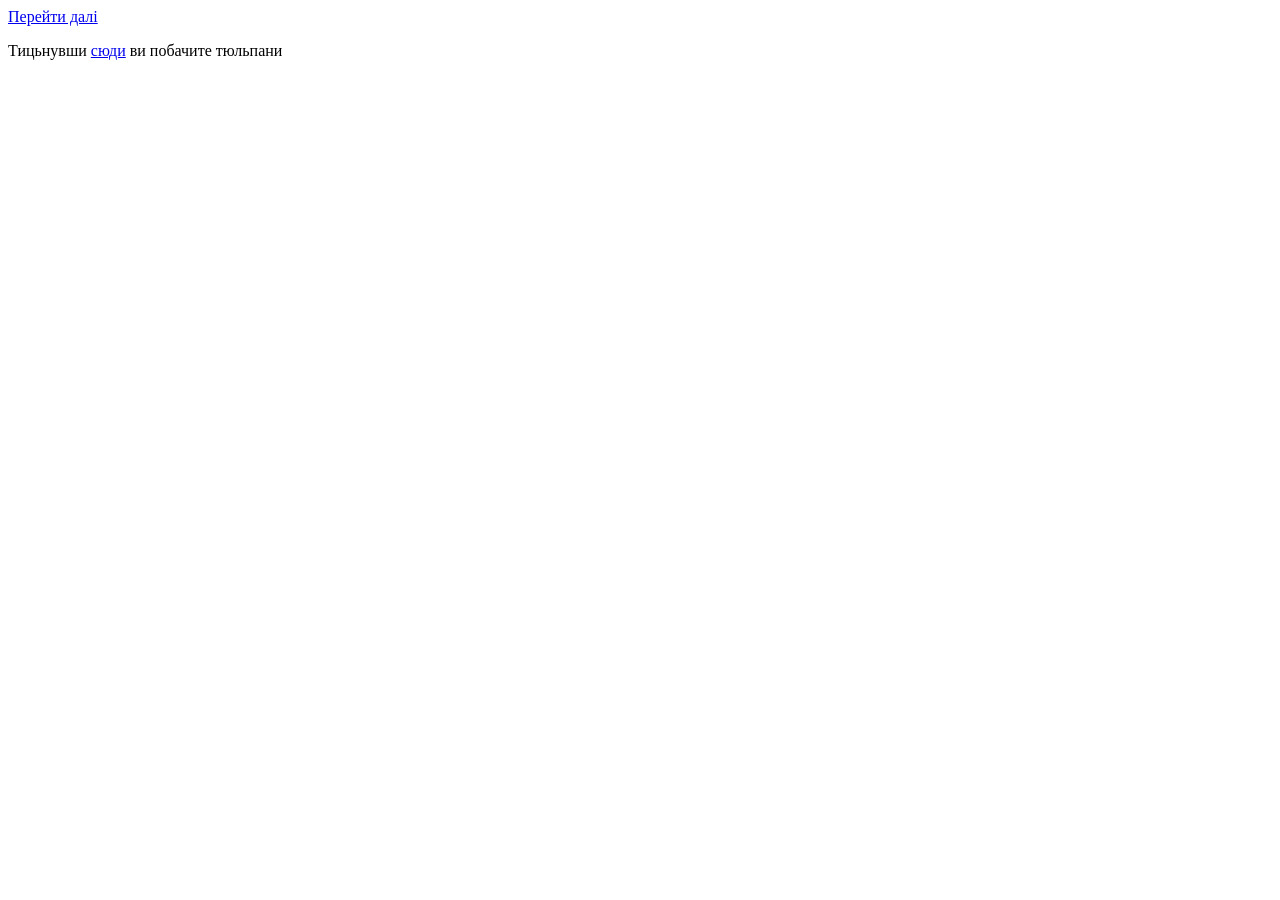
<file: lab2/lab2_3/page1.html>
<!DOCTYPE html>
<html lang="en">
<head>
    <meta charset="UTF-8">
    <meta name="viewport" content="width=device-width, initial-scale=1.0">
    <title>Document</title>
</head>
<body>
    <a href="./page2.html">Перейти далі</a>
     <p>Тицьнувши <a href="./nature/nature1.jpg">сюди</a> ви побачите тюльпани</p>
</body>
</html>
</file>
<file: lab7/lab7_1/style.css>
.first-block {
background-color: blue;
  width: 470px;
  height: 50px;
  text-align: center;
  position: absolute;
  left: 650px;
  z-index: 2;
  top: 70px;
}

.second-block {
background-color: lightblue;
  width: 260px;
  height: 200px;
  text-align: center;
  position: absolute;
  z-index: 1;
  left: 600px;
  top: 100px;
  line-height: 180px;
}

.third-block {
background-color: lightblue;
  width: 260px;
  height: 200px;
  text-align: center;
  position: absolute;
  z-index: 1;
  left: 900px;
  top: 100px;
  line-height: 180px;
}

.fourth-block {
background-color: blue;
  width: 470px;
  height: 50px;
  text-align: center;
  position: absolute;
  left: 650px;
  z-index: 2;
  top: 275px;
}
</file>
<file: lab7/lab7_2/style.css>
.block-1_1 {
    background-color: green;
    width: 140px;
    height: 50px;
    text-align: center;
    border: 5px solid black;
}

.block-1_1:hover + .block-2_1 {
    visibility: visible;
}
.block-2_1{
    background-color: lightblue;
    color: white;
    width: 300px;
    height: 150px;
    text-align: center;
    visibility: hidden;
    position: relative;
    left: 170px;
    bottom: 80px;
}

.block-1_2 {
    background-color: green;
    width: 300px;
    height: 50px;
    text-align: center;
    border: 5px solid black;
    position: relative;
    left: 167px;
    bottom: 70px;
}

.block-1_2:hover + .block-2_2 {
    visibility: visible;
}


.block-2_2{
    background-color: lightblue;
    text-align: center;
    color: white;
    width: 150px;
    height: 150px;
    position: relative;
    bottom: 220px;
    visibility: hidden;
}
</file>
<file: lab7/lab7_4/style.css>
body {
  margin: 0;
  font-family: Arial, sans-serif;
  background: #d0d0d0;
}

.navbar {
  position: sticky;
  top: 0;
  background-color: #444;
  z-index: 1000;
  width: 100%;
}

.navbar ul {
  font-size: 0;
  list-style: none;
  margin: 0;
  padding: 0;
  position: relative;
}

.navbar li {
  font-size: 10px;
  display: inline-block;
  vertical-align: top;
  position: relative;
}


.navbar a {
  display: block;
  color: white;
  text-align: center;
  padding: 14px 20px;
  text-decoration: none;
}

.navbar a:hover {
  background-color: lightblue;
}

.navbar .active a {
  background-color: lightblue;
}

.navbar a img {
  height: 24px;
  width: 24px;
  vertical-align: middle;
}

.navbar .dropdown {
  display: none;
  position: absolute;
  left: 0;
  background-color: #000000;
  min-width: 160px;
  z-index: 1;
  top: 100%;
}

.dropdown {
  position: relative;
}

.navbar .dropdown li {
  display: block;
}

.navbar .dropdown a {
  padding: 10px 16px;
  text-align: left;
}

.navbar .dropdown a img {
  margin-right: 8px;
}

.navbar li:hover>.dropdown {
  display: block;
}

.sidebar {
  position: fixed;
  top: 0;
  left: 0;
  width: 220px;
  height: 100%;
  background-color: #0d6efd;
  overflow-y: auto;
  padding-top: 50px;
}

.sidebar ul {
  list-style: none;
  padding: 0;
  margin: 0;
}

.sidebar li {
  position: relative;
  padding: 0;
  margin: 0;
}

.sidebar a {
  display: block;
  color: white;
  text-decoration: none;
  padding: 12px 20px;
}

.sidebar a img {
  height: 24px;
  width: 24px;
  margin-right: 12px;
  vertical-align: middle;
}

.sidebar a:hover {
  background-color: #0056b3;
}

.sidebar .active>a {
  background-color: #004080;
}

.active {
  margin: 0;
}

.sidebar ul ul {
  display: none;
  background-color: #0b5ed7;
}

.sidebar li:hover>ul {
  display: block;
}

.sidebar ul ul ul {
  background-color: #084298;
  margin-left: 10px;
}

.content {
  margin-left: 240px;
  padding: 20px;
}
</file>
<file: lab7/lab7_5/style.css>
body {
    font-family: Arial, Helvetica, sans-serif;
    background: #e4e4e4;
    padding-top: 100px;
}
.weather-widget {
    padding: 5px 0px 20px 60px;
    position: relative;
    width: 350px;
    height: 300px;
    margin: 0 auto;
    background: #a7a7a7;
}

.widget-main {
    position: relative;
    width: 220px;
    height: 200px;
    background: #1a1a1a;
    color: white;
    z-index: 2;
    box-shadow: 10px 10px 30px #1a1a1a;
}

.arrow-nav {
    position: absolute;
    top: 60px;
    left: -40px;
}

.arrow-nav button {
    display: inline-block;
    padding: 5px 8px;
    color: black;
    opacity: 0.4;
    font-size: 22px;
}

.arrow-nav button:hover {
    opacity: 1;
}

.temperature {
    position: absolute;
    bottom: 10px;
    left: 15px;
    font-size: 80px;
    font-weight: 300;
}

.weather-icon {
    position: absolute;
    top: 20px;
    right: 80px;
    width: 180px;
    z-index: 10;
    filter: drop-shadow(5px 5px 15px #373737);
}

.widget-forecast {
    position: absolute;
    bottom: 50px;
    right: 20px;
    width: 200px;
    height: 100px;
    background: #d6d6d6;
    backdrop-filter: blur(5px);
    box-shadow: 5px 5px #6a6a6a;
    padding: 10px;
}

.forecast-list {
    list-style: none;
    padding: 0;
    margin-top: 60px;
}

.forecast-list::after {
    content: '';
    display: table;
    clear: both;
}

.forecast-day {
    float: left;
    width: 20%;

    text-align: center;
    color: #333;
}

.forecast-day .day-name {
    display: block;
    font-size: 12px;
    font-weight: bold;
}

.forecast-day .day-temp {
    display: block;
    font-size: 16px;
    margin-top: 4px;
}
</file>
<file: laba-6/task-1/style.css>
body {
  font-family: "Segoe UI", sans-serif;
  margin: 0;
  padding: 0;
  background-color: #f0f2f5;
  line-height: 1.5;
  color: #333;
}

.wrapper {
  width: 1140px;
  margin: 20px auto;
  padding: 20px;
  background-color: #ffffff;
  box-shadow: 0 0 8px rgba(0, 0, 0, 0.2);
  border-radius: 10px;
}

.header {
  overflow: auto;
  margin-bottom: 25px;
}

.logo {
  float: left;
}

.logo img {
  width: 70px;
  height: 70px;
  border-radius: 50%;
}

.menu {
  float: right;
  padding-top: 15px;
}

.menu ul {
  list-style: none;
  margin: 0;
  padding: 0;
}

.menu li {
  float: left;
  margin-left: 15px;
}

.menu li:first-child {
  margin-left: 0;
}

.menu a {
  float: left;
  padding: 10px 20px;
  background-color: #f5b2a8;
  color: #000;
  text-decoration: none;
  font-weight: 500;
  border-radius: 6px;
  transition: 0.3s;
}

.menu a:hover {
  background-color: #ff6e4a;
  color: #fff;
}

.column-text {
  column-count: 3;
  column-gap: 35px;
  column-rule: 5px dotted red;
  text-align: justify;
  font-size: 15px;
}

.float-img {
  width: 200px;
  margin: 10px 15px 10px 15px;
  border-radius: 6px;
}

.float-img.left {
  float: left;
}

.float-img.right {
  float: right;
}

p {
  margin-bottom: 10px;
}
</file>
<file: laba-6/task-2/style.css>
body {
  font-family: "Segoe UI", sans-serif;
  margin: 0;
  padding: 0;
  background-color: #f0f2f5;
  line-height: 1.5;
  color: #333;
}

.wrapper {
  width: 1140px;
  margin: 20px auto;
  padding: 20px;
  background-color: #ffffff;
  box-shadow: 0 0 8px rgba(0, 0, 0, 0.2);
  border-radius: 10px;
}

.header {
  overflow: auto;
  margin-bottom: 25px;
}

.logo {
  float: left;
}

.logo img {
  width: 70px;
  height: 70px;
  border-radius: 50%;
}

.menu {
  float: right;
  padding-top: 15px;
}

.menu ul {
  list-style: none;
  margin: 0;
  padding: 0;
}

.menu li {
  float: left;
  margin-left: 15px;
}

.menu li:first-child {
  margin-left: 0;
}

.menu a {
  float: left;
  padding: 10px 20px;
  background-color: #f5b2a8;
  color: #000;
  text-decoration: none;
  font-weight: 500;
  border-radius: 6px;
  transition: 0.3s;
}

.menu a:hover {
  background-color: #ff6e4a;
  color: #fff;
}

.blocks {
  width: 990px;
  margin: 0 auto;
}
.blocks::after {
  content: "";
  display: table;
  clear: both;
}

.block {
  float: left;
  width: 300px;
  margin: 15px;
  padding: 15px;
  background-color: white;
  box-shadow: 2px 2px 5px rgba(0, 0, 0, 0.15);
  box-sizing: border-box;
  transition: transform 0.3s, box-shadow 0.3s;
}

.block:hover {
  transform: scale(1.03);
  box-shadow: 3px 3px 10px rgba(0, 0, 0, 0.25);
}

.block h3 {
  color: #222;
  font-size: 18px;
}

.block p {
  font-size: 14px;
  color: #333;
  line-height: 1.5;
}

.green {
  border-style: solid;
  border-color: green;
  border-width: 4px;
}
.green-big {
  border-style: solid;
  border-color: green greenyellow;
  border-width: 10px;
}

.radius-qne {
  border-radius: 15px;
}

.radius-two {
  border-radius: 120px 40px 100px 20px / 100px 40px 80px 20px;
}

.radius-three {
  border-radius: 200px 100px 100px 200px / 100px 200px 200px 100px;
}

.radius-four {
  border-radius: 100px 0 100px 0;
}

.radius-five {
  border-radius: 120px 50px 20px 100px / 100px 50px 50px 120px;
}

.radius-six {
  border-radius: 50px 200px 80px 30px / 80px 150px 60px 40px;
}

.image-one {
  border: 10px double;
  border-image: url('../img/pattern2.png') 10 stretch;
}

.image-two {
  border: 10px solid transparent;
  border-image: url('../img/pattern2.png') 8 round;
}

.image-three {
  border: 10px double;
  border-image: url('../img/pattern2.png') 16 round;
}

.image-four {
  border: 10px solid transparent;
  border-image: url('../img/Untitled2.png') 16 stretch;
}

.image-five {
  border: 10px dashed;
  border-image: url('../img/Untitled2.png') 7 round;
}

.image-six {
  border: 10px dashed;
  border-image: url('../img/Untitled2.png') 8 stretch;
}
</file>
<file: laba-6/task-3/style.css>
body {
  font-family: "Segoe UI", sans-serif;
  margin: 0;
  padding: 0;
  background-color: #f0f2f5;
  line-height: 1.5;
  color: #333;
}

.wrapper {
  width: 1140px;
  margin: 20px auto;
  padding: 20px;
  background-color: #ffffff;
  box-shadow: 0 0 8px rgba(0, 0, 0, 0.2);
  border-radius: 10px;
}

.header {
  overflow: auto;
  margin-bottom: 25px;
}

.logo {
  float: left;
}

.logo img {
  width: 70px;
  height: 70px;
  border-radius: 50%;
}

.menu {
  float: right;
  padding-top: 15px;
}

.menu ul {
  list-style: none;
  margin: 0;
  padding: 0;
}

.menu li {
  float: left;
  margin-left: 15px;
}

.menu li:first-child {
  margin-left: 0;
}

.menu a {
  float: left;
  padding: 10px 20px;
  background-color: #f5b2a8;
  color: #000;
  text-decoration: none;
  font-weight: 500;
  border-radius: 6px;
  transition: 0.3s;
}

.menu a:hover {
  background-color: #ff6e4a;
  color: #fff;
}

.blocks {
  width: 1100px;
  margin: 0 auto;
  text-align: center;
}

.block {
  display: inline-block;
  color: #fff;
  font-size: 15px;
  line-height: 1.6;
  padding: 25px 35px;
  box-sizing: border-box;
  text-align: justify;
}

.block-one {
  background-color: #600000;
  border-radius: 60px;
  width: 95%;
  margin-bottom: 15px;
}

.block-two {
  background-color: #a14c4c;
  border-radius: 60px;
  width: 95%;
  margin-bottom: 25px;
}

.block-three {
  background-color: #c74141;
  border-radius: 60px;
  width: 46%;
  margin-right: 1.5%;
  display: inline-block;
  vertical-align: top;
}
</file>
<file: laba-6/task-4/style.css>
body {
  font-family: "Segoe UI", sans-serif;
  margin: 0;
  padding: 0;
  background-color: #f0f2f5;
  line-height: 1.5;
  color: #333;
}

.wrapper {
  width: 1140px;
  margin: 20px auto;
  padding: 20px;
  background-color: #ffffff;
  box-shadow: 0 0 8px rgba(0, 0, 0, 0.2);
  border-radius: 10px;
}

.header {
  overflow: auto;
  margin-bottom: 25px;
}

.logo {
  float: left;
}

.logo img {
  width: 70px;
  height: 70px;
  border-radius: 50%;
}

.menu {
  float: right;
  padding-top: 15px;
}

.menu ul {
  list-style: none;
  margin: 0;
  padding: 0;
}

.menu li {
  float: left;
  margin-left: 15px;
}

.menu li:first-child {
  margin-left: 0;
}

.menu a {
  float: left;
  padding: 10px 20px;
  background-color: #f5b2a8;
  color: #000;
  text-decoration: none;
  font-weight: 500;
  border-radius: 6px;
  transition: 0.3s;
}

.menu a:hover {
  background-color: #ff6e4a;
  color: #fff;
}

.shadows {
  width: 870px;
  margin: 0 auto;
}
.shadows::after {
  content: "";
  display: table;
  clear: both;
}

.shadow {
  width: 250px;
  height: 300px;
  border: 1px solid green;
  background-color: white;
  box-sizing: border-box;
  overflow: hidden;
  float: left;
  margin: 20px;
}

.shadow img {
  width: 100%;
  height: 180px;
  object-fit: cover;
}

.shadow h3 {
  padding-left: 10px;
  font-size: 16px;
  color: #000;
}

.shadow p {
  padding: 0 10px;
  font-size: 14px;
}

.shadow-one {
  box-shadow: -5px -5px 3px 3px green;
}

.shadow-two {
  box-shadow: 0 0 10px 10px green;
}

.shadow-three {
  box-shadow: 5px 5px 3px 3px greenyellow;
}

.shadow-four {
  box-shadow: 0 0 50px 5px green;
}

.shadow-five {
  box-shadow: -4px 0 0 0 red, 4px 0 0 0 blue,  0 4px 0 0 orange, 0 -4px 0 0 green;
}

.shadow-six {
  box-shadow: 0 -10px 0 -5px orange, 0 10px 0 -5px green;
}
</file>
<file: laba-6/task-5/style.css>
body {
  font-family: "Segoe UI", sans-serif;
  margin: 0;
  padding: 0;
  background-color: #f0f2f5;
  line-height: 1.5;
  color: #333;
}

.wrapper {
  width: 1140px;
  margin: 20px auto;
  padding: 20px;
  background-color: #ffffff;
  box-shadow: 0 0 8px rgba(0, 0, 0, 0.2);
  border-radius: 10px;
}

.header {
  overflow: auto;
  margin-bottom: 25px;
}

.logo {
  float: left;
}

.logo img {
  width: 70px;
  height: 70px;
  border-radius: 50%;
}

.menu {
  float: right;
  padding-top: 15px;
}

.menu ul {
  list-style: none;
  margin: 0;
  padding: 0;
}

.menu li {
  float: left;
  margin-left: 15px;
}

.menu li:first-child {
  margin-left: 0;
}

.menu a {
  float: left;
  padding: 10px 20px;
  background-color: #f5b2a8;
  color: #000;
  text-decoration: none;
  font-weight: 500;
  border-radius: 6px;
  transition: 0.3s;
}

.menu a:hover {
  background-color: #ff6e4a;
  color: #fff;
}

.gradients {
  width: 990px;
  margin: 0 auto;
}
.gradients::after {
  content: "";
  display: table;
  clear: both;
}

.block {
  width: 300px;
  height: 400px;
  text-align: center;
  padding: 15px;
  border-radius: 10px;
  color: #222;
  box-sizing: border-box;
  float: left;
  overflow: hidden;
  margin: 15px;
  box-shadow: 2px 2px 5px rgba(0, 0, 0, 0.15);
  transition: transform 0.3s, box-shadow 0.3s;
}

.block:hover {
  transform: scale(1.03);
  box-shadow: 3px 3px 10px rgba(0, 0, 0, 0.25);
}


.block img {
  width: 200px;
  height: 200px;
  border-radius: 50%;
  object-fit: cover;
  margin-bottom: 10px;
}

.block h3 {
  margin: 10px 0;
}

.block p {
  font-size: 14px;
  line-height: 1.5;
}

.grad-one {
  background: linear-gradient(135deg, yellow, blue);
}

.grad-two {
  float: left;
  background-color: #ffffff;
  background-image:
    linear-gradient(45deg, green 20%, transparent 25%, transparent 75%, orange 75%, blue),
    linear-gradient(45deg, yellow 20%, transparent 25%, transparent 75%, purple 75%, orange);
  background-size: 100px 100px;
  background-position: 0 0, 50px 50px;
}

.grad-three {
  float: left;
  background-size: 100px;
  background-image: 
    repeating-linear-gradient(90deg, #118902, #ffffff 50%, #0102fc 50%, #fbfa00);
}

.grad-four {
  float: left;
  background:
    linear-gradient(to top left, #ff0 50%, transparent 50.1%)
    bottom right / 70% 70% no-repeat,
    linear-gradient(to top right, #008000 50%, transparent 50.1%)
    bottom left / 50% 50% no-repeat,
    radial-gradient(circle at top left, orange 0%, transparent 70%),
    radial-gradient(circle at top right, blue 0%, transparent 70%),
    radial-gradient(circle at bottom, white 0%, transparent 70%)
}

.grad-five {
  float: left;
  background:
    repeating-linear-gradient(
      190deg,
      rgba(255, 0, 0, 0.5) 40px,
      rgba(255, 153, 0, 0.5) 80px,
      rgba(255, 255, 0, 0.5) 120px,
      rgba(0, 255, 0, 0.5) 160px,
      rgba(0, 0, 255, 0.5) 200px,
      rgba(75, 0, 130, 0.5) 240px,
      rgba(238, 130, 238, 0.5) 280px,
      rgba(255, 0, 0, 0.5) 300px
    ),
    repeating-linear-gradient(
      -190deg,
      rgba(255, 0, 0, 0.5) 30px,
      rgba(255, 153, 0, 0.5) 60px,
      rgba(255, 255, 0, 0.5) 90px,
      rgba(0, 255, 0, 0.5) 120px,
      rgba(0, 0, 255, 0.5) 150px,
      rgba(75, 0, 130, 0.5) 180px,
      rgba(238, 130, 238, 0.5) 210px,
      rgba(255, 0, 0, 0.5) 230px
    ),
    repeating-linear-gradient(
      23deg,
      red 50px,
      orange 100px,
      yellow 150px,
      green 200px,
      blue 250px,
      indigo 300px,
      violet 350px,
      red 370px
    );
}
</file>
